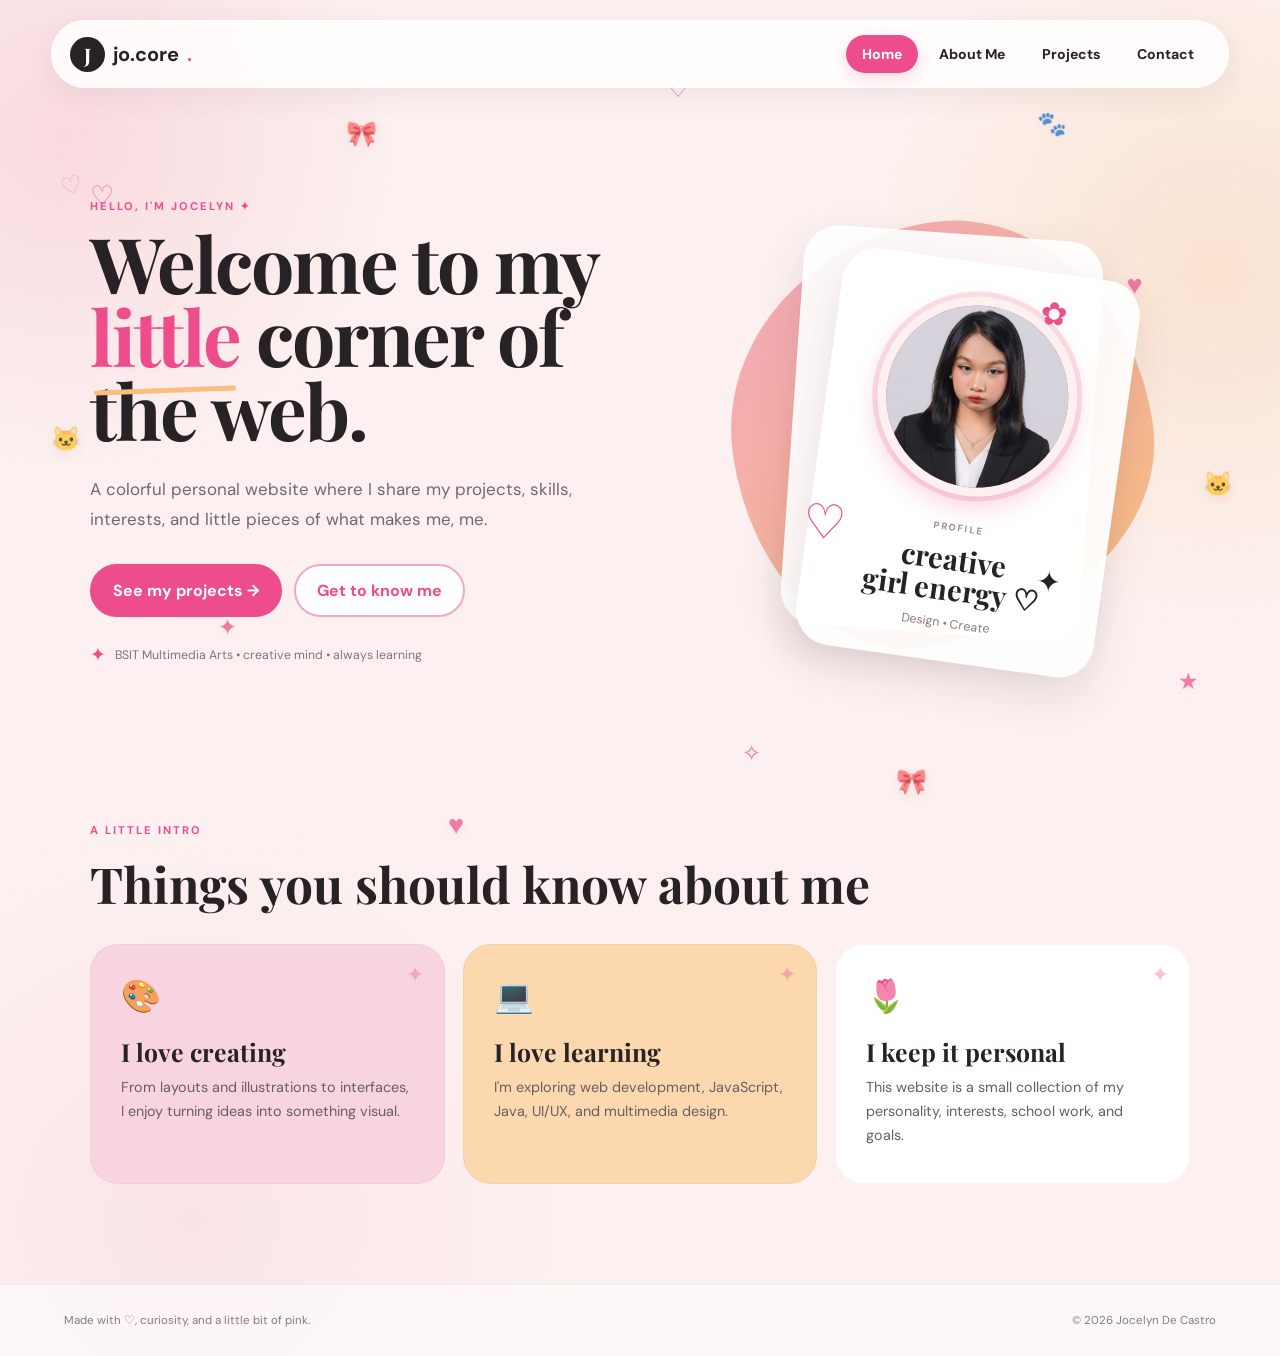
<file: index.html>
<!DOCTYPE html>
<html lang="en">

<head>
    <meta charset="UTF-8">
    <meta name="viewport" content="width=device-width, initial-scale=1.0">

    <title>Jocelyn De Castro | Home</title>

    <link rel="preconnect" href="https://fonts.googleapis.com">
    <link rel="preconnect" href="https://fonts.gstatic.com" crossorigin>

    <link href="https://fonts.googleapis.com/css2?family=DM+Sans:wght@400;500;700&family=Playfair+Display:wght@600;700&display=swap" rel="stylesheet">

    <link rel="stylesheet" href="style.css">
</head>

<body>
<!-- FLOATING CUTE DECORATIONS -->
<div class="floaties" aria-hidden="true">

    <span class="float-item heart">♡</span>
    <span class="float-item star">✦</span>
    <span class="float-item cat">🐱</span>
    <span class="float-item bow">🎀</span>
    <span class="float-item heart">♥</span>
    <span class="float-item star">★</span>
    <span class="float-item cat">🐾</span>
    <span class="float-item bow">🎀</span>
    <span class="float-item heart">♡</span>
    <span class="float-item star">✧</span>
    <span class="float-item cat">🐱</span>
    <span class="float-item heart">♥</span>

</div>

    <!-- NAVIGATION -->
    <header class="site-header">

        <a href="index.html" class="logo">
            <span class="logo-mark">J</span>
            jo.core<span>.</span>
        </a>

        <nav class="nav">

            <a href="index.html" class="active">
                Home
            </a>

            <a href="about.html">
                About Me
            </a>

            <a href="projects.html">
                Projects
            </a>

            <a href="contact.html">
                Contact
            </a>

        </nav>

        <button class="menu-btn">
            ☰
        </button>

    </header>


    <!-- MAIN CONTENT -->
    <main>

        <!-- HERO SECTION -->
        <section class="hero section">

            <div class="hero-copy">

                <p class="eyebrow">
                    HELLO, I'M JOCELYN ✦
                </p>

                <h1>
                    Welcome to my
                    <em>little</em>
                    corner of the web.
                </h1>

                <p class="hero-text">
                    A colorful personal website where I share my
                    projects, skills, interests, and little pieces
                    of what makes me, me.
                </p>


                <div class="hero-actions">

                    <a href="projects.html"
                       class="btn btn-primary">

                        See my projects →

                    </a>

                    <a href="about.html"
                       class="btn btn-soft">

                        Get to know me

                    </a>

                </div>


                <div class="mini-note">

                    <span class="sparkle">✦</span>

                    <span>
                        BSIT Multimedia Arts • creative mind • always learning
                    </span>

                </div>

            </div>


            <!-- PROFILE AREA -->
            <div class="profile-art">

                <div class="blob"></div>

                <div class="profile-card">

                    <div class="profile-card">

                     <div class="avatar">
                     <img src="1x1 Formall.jpg" alt="Jocelyn's profile picture">
                </div>

                    <span class="tiny-label">
                        PROFILE
                    </span>

                    <h2>
                        creative<br>
                        girl energy ♡
                    </h2>

                    <p>
                        Design • Create
                    </p>

                </div>


                <span class="sticker sticker-one">
                    ✿
                </span>

                <span class="sticker sticker-two">
                    ♡
                </span>

                <span class="sticker sticker-three">
                    ✦
                </span>

            </div>

        </section>


        <!-- INTRODUCTION -->
        <section class="quick-section section">

            <div class="section-heading">

                <p class="eyebrow">
                    A LITTLE INTRO
                </p>

                <h2>
                    Things you should know about me
                </h2>

            </div>


            <div class="quick-grid">


                <article class="quick-card pink">

                    <span class="icon">
                        🎨
                    </span>

                    <h3>
                        I love creating
                    </h3>

                    <p>
                        From layouts and illustrations to interfaces,
                        I enjoy turning ideas into something visual.
                    </p>

                </article>


                <article class="quick-card peach">

                    <span class="icon">
                        💻
                    </span>

                    <h3>
                        I love learning
                    </h3>

                    <p>
                        I'm exploring web development, JavaScript,
                        Java, UI/UX, and multimedia design.
                    </p>

                </article>


                <article class="quick-card cream">

                    <span class="icon">
                        🌷
                    </span>

                    <h3>
                        I keep it personal
                    </h3>

                    <p>
                        This website is a small collection of my
                        personality, interests, school work, and goals.
                    </p>

                </article>


            </div>

        </section>

    </main>


    <!-- FOOTER -->
    <footer>

        <p>
            Made with ♡, curiosity, and a little bit of pink.
        </p>

        <span>
            © 2026 Jocelyn De Castro
        </span>

    </footer>


    <script src="script.js"></script>

</body>

</html>
</file>
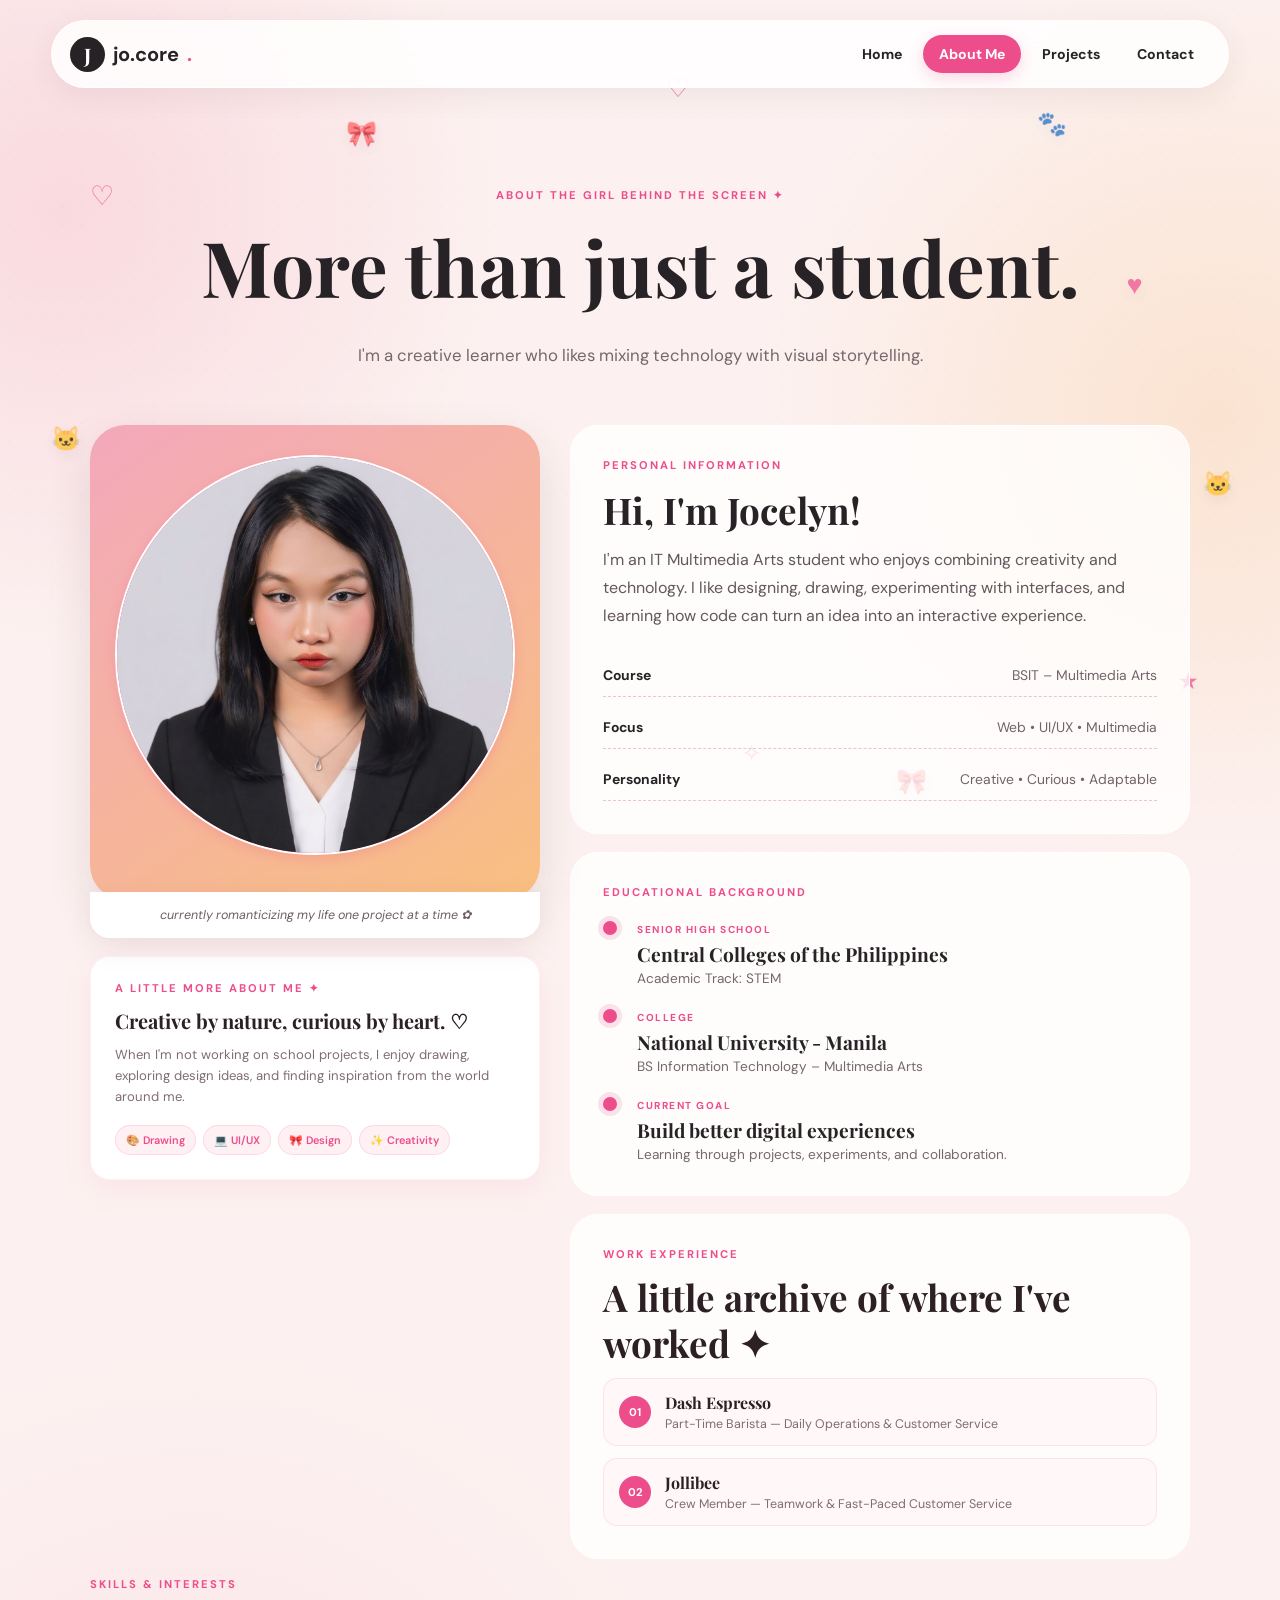
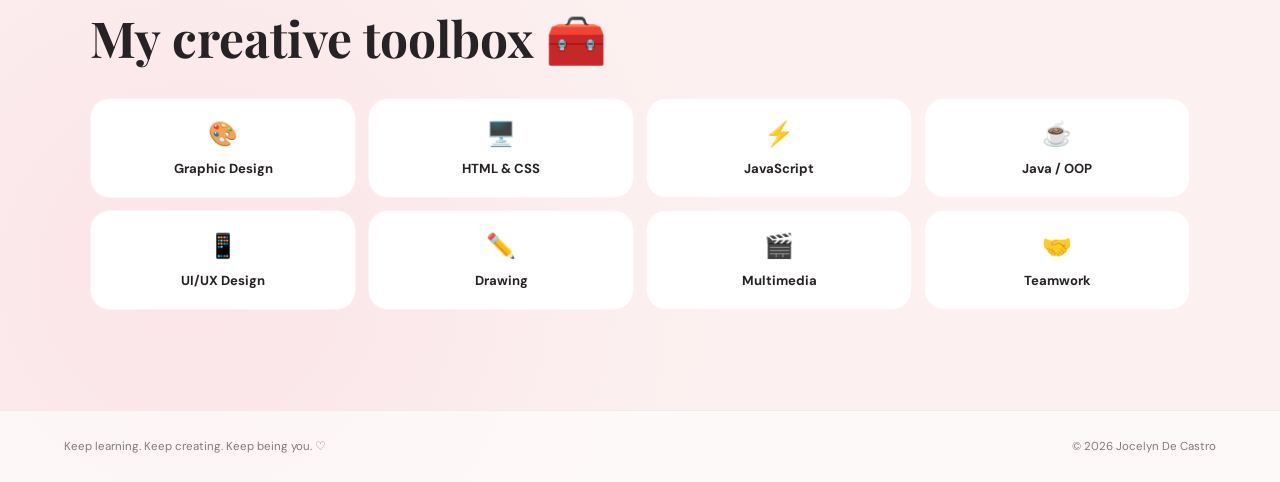
<file: about.html>
<!DOCTYPE html>
<html lang="en">

<head>

    <meta charset="UTF-8">
    <meta name="viewport" content="width=device-width, initial-scale=1.0">

    <title>About Me | Jocelyn</title>

    <link rel="preconnect" href="https://fonts.googleapis.com">
    <link rel="preconnect" href="https://fonts.gstatic.com" crossorigin>

    <link href="https://fonts.googleapis.com/css2?family=DM+Sans:wght@400;500;700&family=Playfair+Display:wght@600;700&display=swap" rel="stylesheet">

    <link rel="stylesheet" href="style.css">

</head>


<body>

    <!-- FLOATING CUTE DECORATIONS -->

    <div class="floaties" aria-hidden="true">

        <span class="float-item heart">♡</span>
        <span class="float-item star">✦</span>
        <span class="float-item cat">🐱</span>
        <span class="float-item bow">🎀</span>
        <span class="float-item heart">♥</span>
        <span class="float-item star">★</span>
        <span class="float-item cat">🐾</span>
        <span class="float-item bow">🎀</span>
        <span class="float-item heart">♡</span>
        <span class="float-item star">✧</span>
        <span class="float-item cat">🐱</span>
        <span class="float-item heart">♥</span>

    </div>


    <!-- NAVIGATION -->

    <header class="site-header">

        <a href="index.html" class="logo">

            <span class="logo-mark">
                J
            </span>

            jo.core<span>.</span>

        </a>


        <nav class="nav">

            <a href="index.html">
                Home
            </a>

            <a href="about.html" class="active">
                About Me
            </a>

            <a href="projects.html">
                Projects
            </a>

            <a href="contact.html">
                Contact
            </a>

        </nav>


        <button class="menu-btn">
            ☰
        </button>

    </header>



    <main>


        <!-- PAGE INTRO -->

        <section class="page-hero section">

            <p class="eyebrow">
                ABOUT THE GIRL BEHIND THE SCREEN ✦
            </p>

            <h1>
                More than just a student.
            </h1>

            <p>
                I'm a creative learner who likes mixing
                technology with visual storytelling.
            </p>

        </section>



        <!-- ABOUT INFORMATION -->

        <section class="about-layout section">


            <!-- ========================= -->
            <!-- LEFT COLUMN -->
            <!-- ========================= -->

            <div class="about-left">


                <!-- PROFILE PHOTO -->

                <div class="about-photo-card">

                    <div class="fake-photo">

                        <div class="avatar big">

                            <img
                                src="1x1 Formall.jpg"
                                alt="Jocelyn's profile picture"
                            >

                        </div>

                    </div>


                    <div class="photo-caption">

                        currently romanticizing my life
                        one project at a time ✿

                    </div>

                </div>



                <!-- LITTLE ABOUT ME CARD -->

                <div class="about-mini-card">

                    <p class="eyebrow">
                        A LITTLE MORE ABOUT ME ✦
                    </p>


                    <h3>
                        Creative by nature, curious by heart. ♡
                    </h3>


                    <p>
                        When I'm not working on school projects,
                        I enjoy drawing, exploring design ideas,
                        and finding inspiration from the world
                        around me.
                    </p>


                    <div class="interest-tags">

                        <span>
                            🎨 Drawing
                        </span>

                        <span>
                            💻 UI/UX
                        </span>

                        <span>
                            🎀 Design
                        </span>

                        <span>
                            ✨ Creativity
                        </span>

                    </div>

                </div>

            </div>



            <!-- ========================= -->
            <!-- RIGHT COLUMN -->
            <!-- ========================= -->

            <div class="about-info">


                <!-- PERSONAL INFORMATION -->

                <div class="info-block">

                    <p class="eyebrow">
                        PERSONAL INFORMATION
                    </p>


                    <h2>
                        Hi, I'm Jocelyn!
                    </h2>


                    <p>
                        I'm an IT Multimedia Arts student who enjoys
                        combining creativity and technology.

                        I like designing, drawing, experimenting
                        with interfaces, and learning how code can
                        turn an idea into an interactive experience.
                    </p>


                    <div class="fact-list">


                        <div>

                            <strong>
                                Course
                            </strong>

                            <span>
                                BSIT – Multimedia Arts
                            </span>

                        </div>


                        <div>

                            <strong>
                                Focus
                            </strong>

                            <span>
                                Web • UI/UX • Multimedia
                            </span>

                        </div>


                        <div>

                            <strong>
                                Personality
                            </strong>

                            <span>
                                Creative • Curious • Adaptable
                            </span>

                        </div>


                    </div>

                </div>



                <!-- ========================= -->
                <!-- EDUCATIONAL BACKGROUND -->
                <!-- ========================= -->

                <div class="info-block">

                    <p class="eyebrow">
                        EDUCATIONAL BACKGROUND
                    </p>


                    <div class="timeline">


                        <!-- SENIOR HIGH SCHOOL -->

                        <div class="timeline-item">

                            <span class="dot"></span>


                            <div>

                                <small>
                                    SENIOR HIGH SCHOOL
                                </small>


                                <h3>
                                    Central Colleges of the Philippines
                                </h3>


                                <p>
                                    Academic Track: STEM
                                </p>

                            </div>

                        </div>



                        <!-- COLLEGE -->

                        <div class="timeline-item">

                            <span class="dot"></span>


                            <div>

                                <small>
                                    COLLEGE
                                </small>


                                <h3>
                                    National University - Manila
                                </h3>


                                <p>
                                    BS Information Technology –
                                    Multimedia Arts
                                </p>

                            </div>

                        </div>



                        <!-- CURRENT GOAL -->

                        <div class="timeline-item">

                            <span class="dot"></span>


                            <div>

                                <small>
                                    CURRENT GOAL
                                </small>


                                <h3>
                                    Build better digital experiences
                                </h3>


                                <p>
                                    Learning through projects,
                                    experiments, and collaboration.
                                </p>

                            </div>

                        </div>


                    </div>

                </div>



 <div class="info-block previous-works-card">
    <p class="eyebrow">WORK EXPERIENCE</p>
    <h2>A little archive of where I've worked ✦</h2>

    <div class="previous-works-list">
        <div class="work-item">
            <span class="work-number">01</span>
            <div>
                <h3>Dash Espresso</h3>
                <p>Part-Time Barista — Daily Operations & Customer Service</p>
            </div>
        </div>

        <div class="work-item">
            <span class="work-number">02</span>
            <div>
                <h3>Jollibee</h3>
                <p>Crew Member — Teamwork & Fast-Paced Customer Service</p>
            </div>
        </div>
    </div>
</div>


                    </div>

                </div>


            </div>

        </section>



        <!-- ========================= -->
        <!-- SKILLS -->
        <!-- ========================= -->

        <section class="skills-section section">


            <div class="section-heading">

                <p class="eyebrow">
                    SKILLS & INTERESTS
                </p>


                <h2>
                    My creative toolbox 🧰
                </h2>

            </div>


            <div
                id="skillsGrid"
                class="skills-grid">
            </div>


        </section>


    </main>



    <!-- FOOTER -->

    <footer>

        <p>
            Keep learning. Keep creating. Keep being you. ♡
        </p>


        <span>
            © 2026 Jocelyn De Castro 
        </span>

    </footer>


    <script src="script.js"></script>

</body>

</html>
</file>
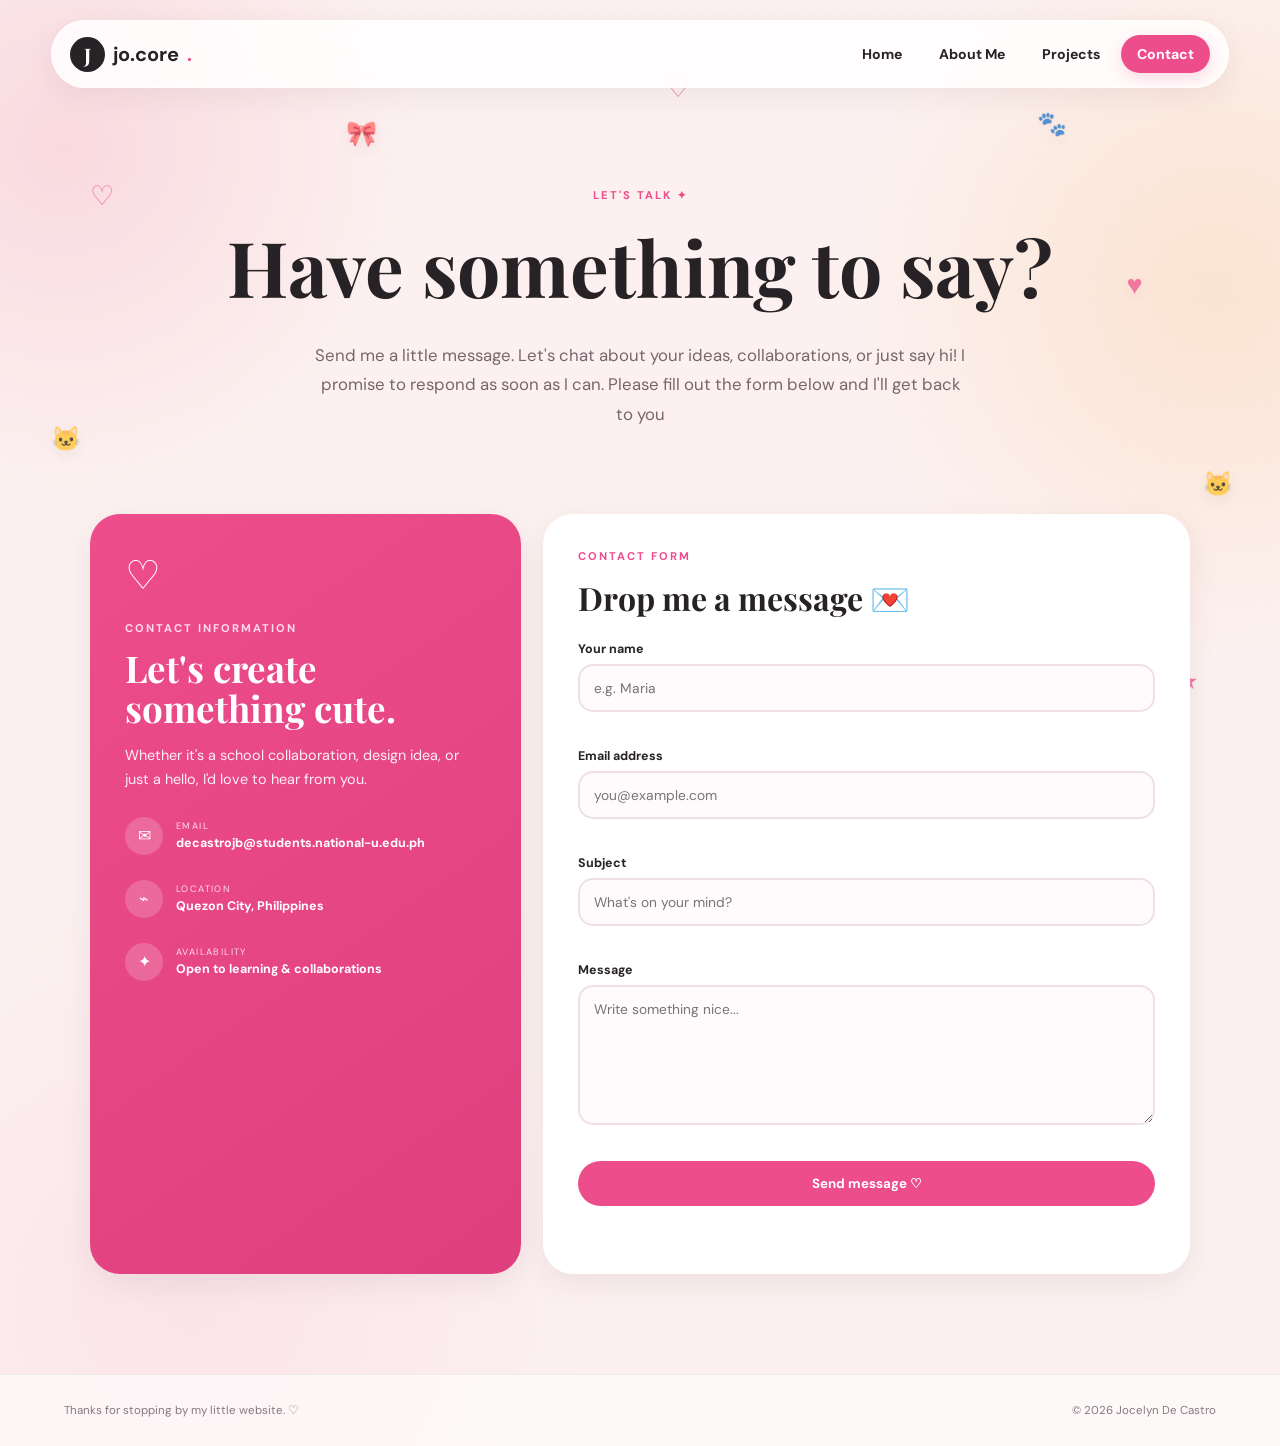
<file: contact.html>
<!DOCTYPE html>
<html lang="en">

<head>

    <meta charset="UTF-8">
    <meta name="viewport"
          content="width=device-width, initial-scale=1.0">

    <title>Contact | Jocelyn</title>


    <link rel="preconnect"
          href="https://fonts.googleapis.com">

    <link rel="preconnect"
          href="https://fonts.gstatic.com"
          crossorigin>

    <link href="https://fonts.googleapis.com/css2?family=DM+Sans:wght@400;500;700&family=Playfair+Display:wght@600;700&display=swap"
          rel="stylesheet">


    <link rel="stylesheet"
          href="style.css">

</head>



<body>

<!-- FLOATING CUTE DECORATIONS -->
<div class="floaties" aria-hidden="true">

    <span class="float-item heart">♡</span>
    <span class="float-item star">✦</span>
    <span class="float-item cat">🐱</span>
    <span class="float-item bow">🎀</span>
    <span class="float-item heart">♥</span>
    <span class="float-item star">★</span>
    <span class="float-item cat">🐾</span>
    <span class="float-item bow">🎀</span>
    <span class="float-item heart">♡</span>
    <span class="float-item star">✧</span>
    <span class="float-item cat">🐱</span>
    <span class="float-item heart">♥</span>

</div>



    <!-- NAVIGATION -->

    <header class="site-header">

        <a href="index.html"
           class="logo">

            <span class="logo-mark">
                J
            </span>

            jo.core<span>.</span>

        </a>


        <nav class="nav">

            <a href="index.html">
                Home
            </a>

            <a href="about.html">
                About Me
            </a>

            <a href="projects.html">
                Projects
            </a>

            <a href="contact.html"
               class="active">

                Contact

            </a>

        </nav>


        <button class="menu-btn">
            ☰
        </button>

    </header>



    <main>


        <!-- PAGE INTRO -->

        <section class="page-hero section">

            <p class="eyebrow">
                LET'S TALK ✦
            </p>

            <h1>
                Have something to say?
            </h1>

            <p>
                Send me a little message.
                Let's chat about your ideas, collaborations, or just say hi! I promise to respond as soon as I can. 
                Please fill out the form below and I'll get back to you
                
            </p>

        </section>



        <!-- CONTACT -->

        <section class="contact-layout section">


            <!-- CONTACT INFORMATION -->

            <aside class="contact-card">

                <div class="contact-icon">
                    ♡
                </div>


                <p class="eyebrow">
                    CONTACT INFORMATION
                </p>


                <h2>
                    Let's create something cute.
                </h2>


                <p>

                    Whether it's a school collaboration,
                    design idea, or just a hello,
                    I'd love to hear from you.

                </p>



                <div class="contact-detail">

                    <span>
                        ✉
                    </span>

                    <div>

                        <small>
                            EMAIL
                        </small>

                        <strong>
                            decastrojb@students.national-u.edu.ph
                        </strong>

                    </div>

                </div>



                <div class="contact-detail">

                    <span>
                        ⌁
                    </span>

                    <div>

                        <small>
                            LOCATION
                        </small>

                        <strong>
                            Quezon City, Philippines
                        </strong>

                    </div>

                </div>



                <div class="contact-detail">

                    <span>
                        ✦
                    </span>

                    <div>

                        <small>
                            AVAILABILITY
                        </small>

                        <strong>
                            Open to learning & collaborations
                        </strong>

                    </div>

                </div>


            </aside>



            <!-- FORM -->

            <form id="contactForm"
                  class="contact-form"
                  novalidate>


                <div class="form-title">

                    <p class="eyebrow">
                        CONTACT FORM
                    </p>

                    <h2>
                        Drop me a message 💌
                    </h2>

                </div>



                <!-- NAME -->

                <label for="name">
                    Your name
                </label>

                <input
                    id="name"
                    name="name"
                    type="text"
                    placeholder="e.g. Maria"
                >

                <small class="error"
                       id="nameError">
                </small>



                <!-- EMAIL -->

                <label for="email">
                    Email address
                </label>

                <input
                    id="email"
                    name="email"
                    type="email"
                    placeholder="you@example.com"
                >

                <small class="error"
                       id="emailError">
                </small>



                <!-- SUBJECT -->

                <label for="subject">
                    Subject
                </label>

                <input
                    id="subject"
                    name="subject"
                    type="text"
                    placeholder="What's on your mind?"
                >

                <small class="error"
                       id="subjectError">
                </small>



                <!-- MESSAGE -->

                <label for="message">
                    Message
                </label>

                <textarea
                    id="message"
                    name="message"
                    rows="6"
                    placeholder="Write something nice..."
                ></textarea>

                <small class="error"
                       id="messageError">
                </small>



                <button
                    class="btn btn-primary submit-btn"
                    type="submit">

                    Send message ♡

                </button>


                <p id="formStatus"
                   class="form-status">

                </p>


            </form>


        </section>


    </main>



    <footer>

        <p>
            Thanks for stopping by my little website. ♡
        </p>

        <span>
            © 2026 Jocelyn De Castro
        </span>

    </footer>



    <script src="script.js"></script>

</body>

</html>
</file>
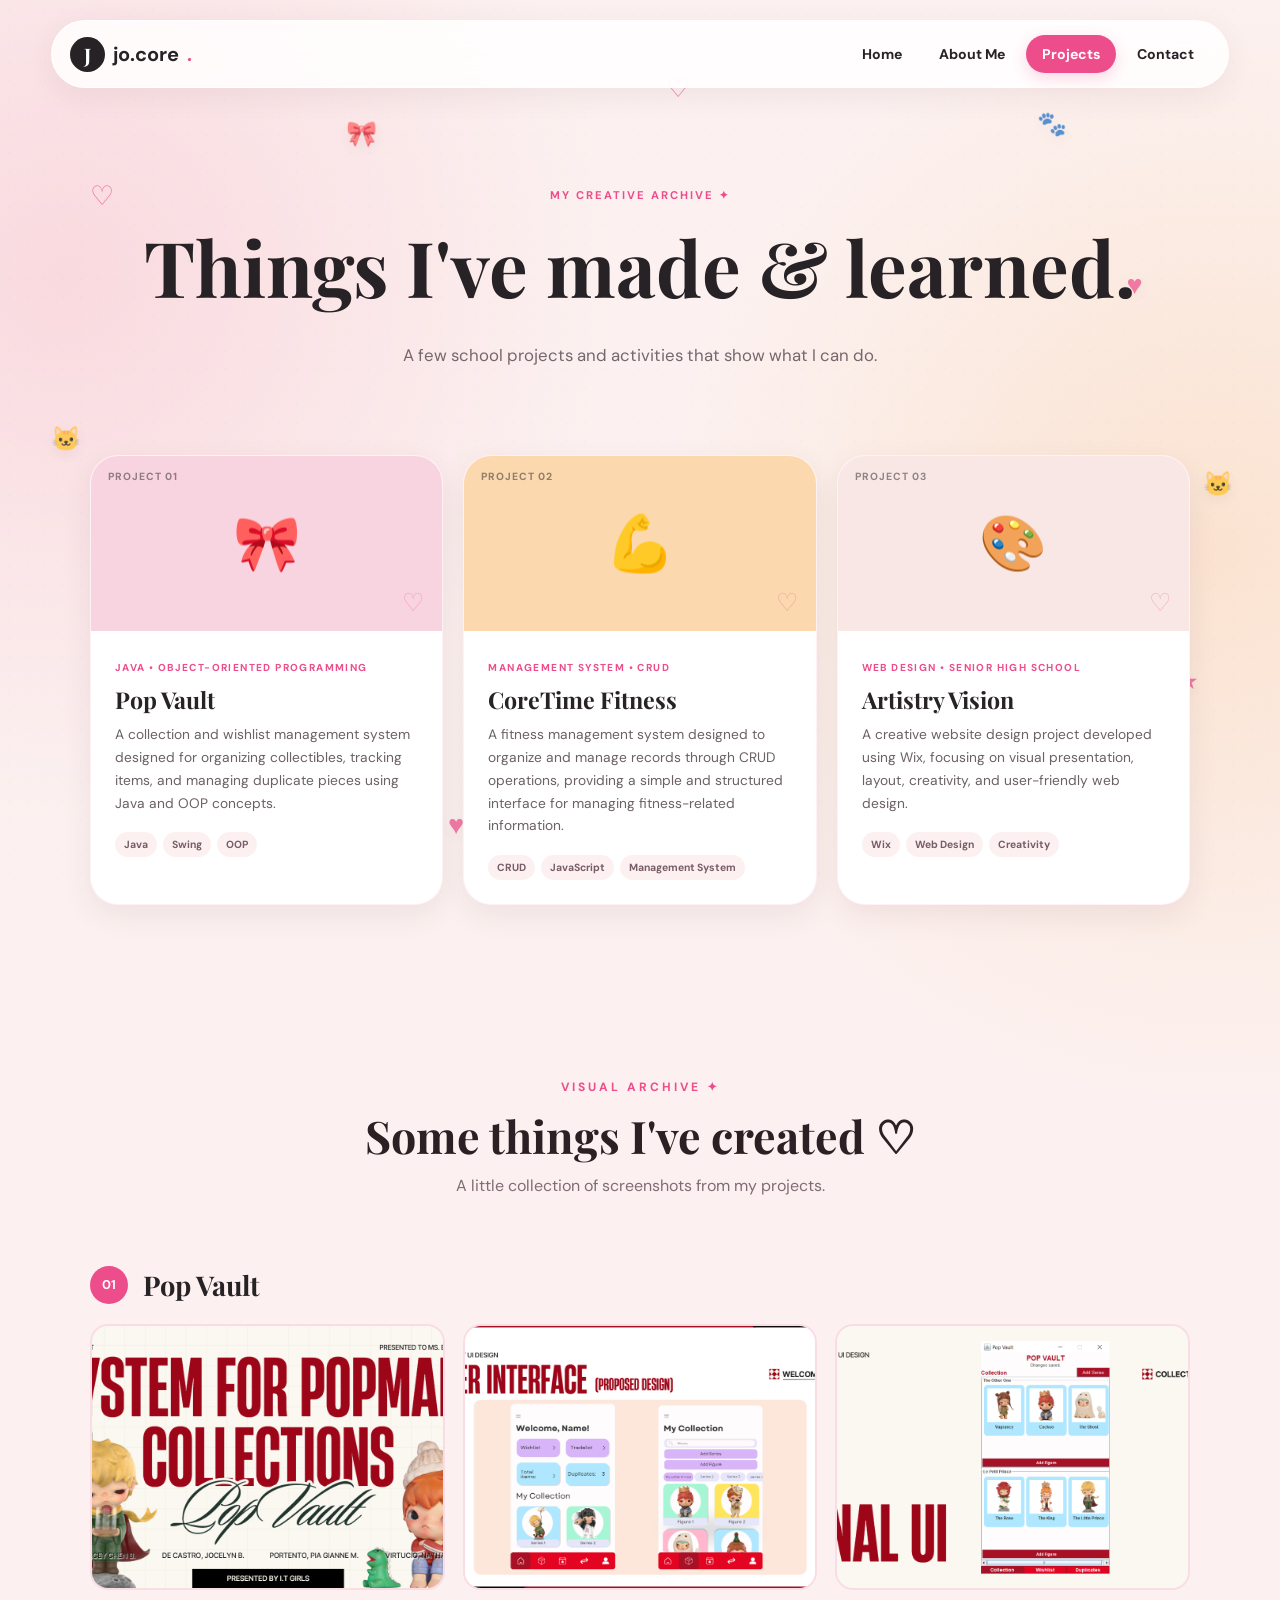
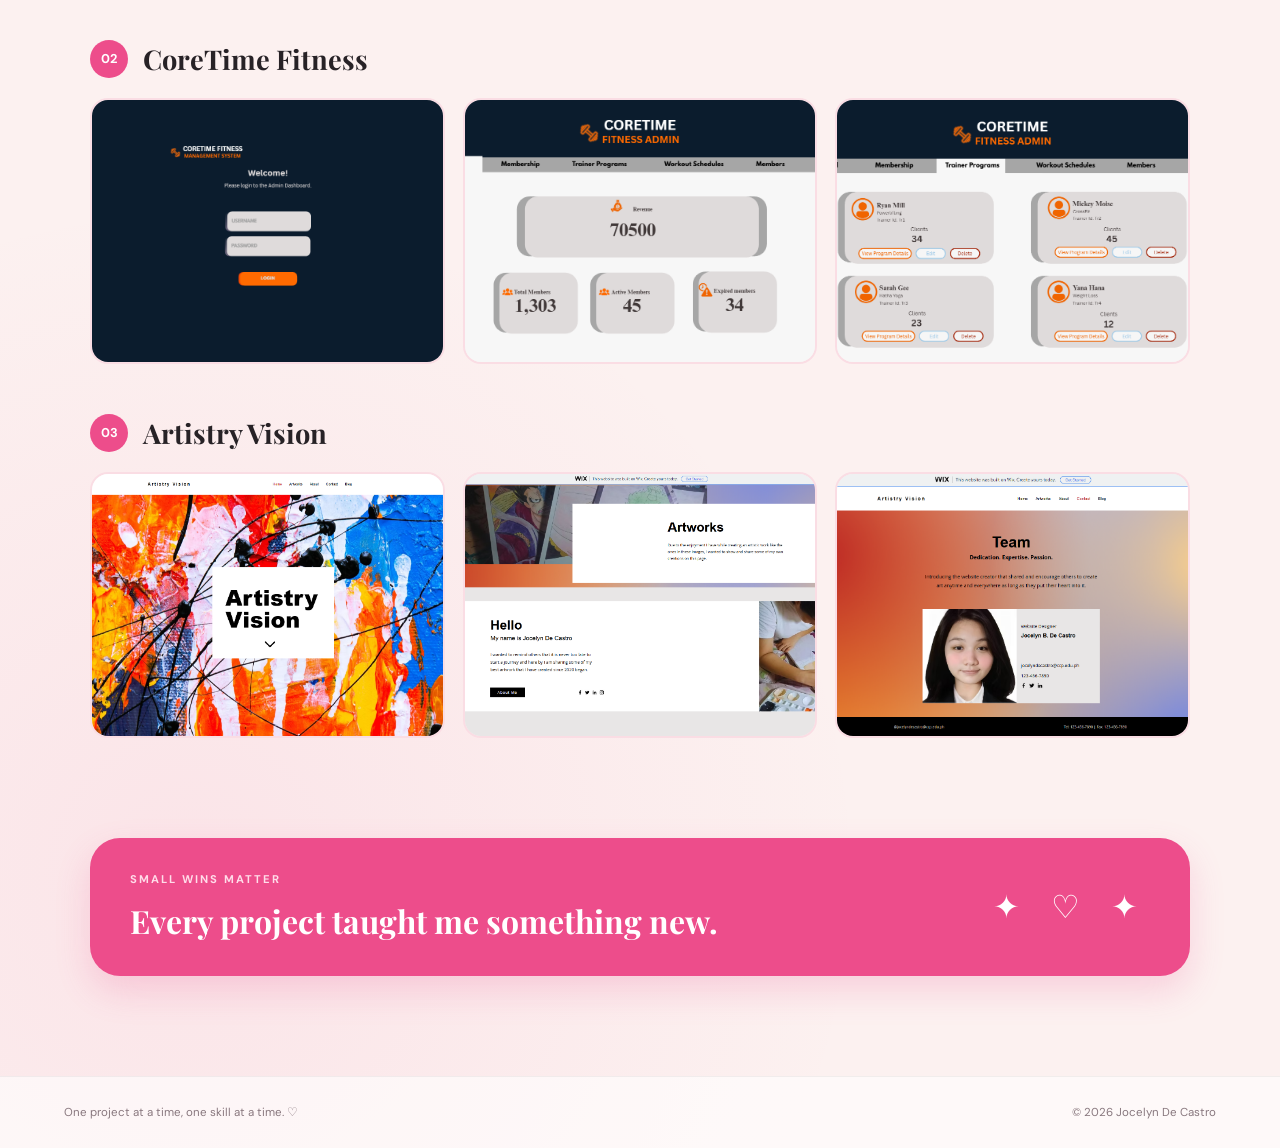
<file: projects.html>
<!DOCTYPE html>
<html lang="en">

<head>

    <meta charset="UTF-8">
    <meta name="viewport" content="width=device-width, initial-scale=1.0">

    <title>Projects | Jocelyn</title>

    <link rel="preconnect" href="https://fonts.googleapis.com">
    <link rel="preconnect" href="https://fonts.gstatic.com" crossorigin>

    <link href="https://fonts.googleapis.com/css2?family=DM+Sans:wght@400;500;700&family=Playfair+Display:wght@600;700&display=swap" rel="stylesheet">

    <link rel="stylesheet" href="style.css">

</head>


<body>

<!-- FLOATING CUTE DECORATIONS -->
<div class="floaties" aria-hidden="true">

    <span class="float-item heart">♡</span>
    <span class="float-item star">✦</span>
    <span class="float-item cat">🐱</span>
    <span class="float-item bow">🎀</span>
    <span class="float-item heart">♥</span>
    <span class="float-item star">★</span>
    <span class="float-item cat">🐾</span>
    <span class="float-item bow">🎀</span>
    <span class="float-item heart">♡</span>
    <span class="float-item star">✧</span>
    <span class="float-item cat">🐱</span>
    <span class="float-item heart">♥</span>

</div>



    <!-- NAVIGATION -->

    <header class="site-header">

        <a href="index.html" class="logo">

            <span class="logo-mark">
                J
            </span>

            jo.core<span>.</span>

        </a>


        <nav class="nav">

            <a href="index.html">
                Home
            </a>

            <a href="about.html">
                About Me
            </a>

            <a href="projects.html"
               class="active">

                Projects

            </a>

            <a href="contact.html">
                Contact
            </a>

        </nav>


        <button class="menu-btn">
            ☰
        </button>

    </header>



    <main>


        <!-- PAGE INTRO -->

        <section class="page-hero section">

            <p class="eyebrow">
                MY CREATIVE ARCHIVE ✦
            </p>

            <h1>
                Things I've made & learned.
            </h1>

            <p>
                A few school projects and activities that
                show what I can do.
            </p>

        </section>



        <!-- PROJECT CARDS -->

        <section class="projects section">

            <div id="projectGrid"
                 class="project-grid">

            </div>

        </section>

<!-- PROJECT IMAGE ARCHIVE -->
<section class="project-image-archive">

    <div class="archive-heading">
        <span>VISUAL ARCHIVE ✦</span>
        <h2>Some things I've created ♡</h2>
        <p>A little collection of screenshots from my projects.</p>
    </div>

    <!-- POP VAULT -->
    <div class="archive-project">
        <div class="archive-title">
            <span>01</span>
            <h3>Pop Vault</h3>
        </div>

 <div class="archive-grid">

    <div class="archive-image">
        <img src="popvault-1.png" alt="Pop Vault screenshot 1">
    </div>

    <div class="archive-image">
        <img src="popvault-2.png" alt="Pop Vault screenshot 2">
    </div>

    <div class="archive-image">
        <img src="popvault-3.png" alt="Pop Vault screenshot 3">
    </div>

</div>


    <!-- CORETIME FITNESS -->
    <div class="archive-project">
        <div class="archive-title">
            <span>02</span>
            <h3>CoreTime Fitness</h3>
        </div>

        <div class="archive-grid">

            <div class="archive-image">
                <img src="coretime-1.png" alt="CoreTime Fitness screenshot 1">
            </div>

            <div class="archive-image">
                <img src="coretime-2.png" alt="CoreTime Fitness screenshot 2">
            </div>

            <div class="archive-image">
                <img src="coretime-3.png" alt="CoreTime Fitness screenshot 3">
            </div>

        </div>
    </div>


    <!-- ARTISTRY VISION -->
    <div class="archive-project">
        <div class="archive-title">
            <span>03</span>
            <h3>Artistry Vision</h3>
        </div>

        <div class="archive-grid">

            <div class="archive-image">
                <img src="artistry-1.png" alt="Artistry Vision screenshot 1">
            </div>

            <div class="archive-image">
                <img src="artistry-2.png" alt="Artistry Vision screenshot 2">
            </div>

            <div class="archive-image">
                <img src="artistry-3.png" alt="Artistry Vision screenshot 3">
            </div>

        </div>
    </div>

</section>

        <!-- ACHIEVEMENT -->

        <section class="achievement-banner section">

            <div>

                <p class="eyebrow">
                    SMALL WINS MATTER
                </p>

                <h2>
                    Every project taught me something new.
                </h2>

            </div>


            <div class="achievement-stars">
                ✦ ♡ ✦
            </div>

        </section>


    </main>



    <footer>

        <p>
            One project at a time, one skill at a time. ♡
        </p>

        <span>
            © 2026 Jocelyn De Castro
        </span>

    </footer>


    <script src="script.js"></script>

</body>

</html>
</file>
<file: style.css>
/* =========================================================
   JOCO PERSONAL WEBSITE
   CUTE FLOATING SCRAPBOOK EDITION 🎀
   ========================================================= */


/* =========================================================
   COLOR PALETTE
   ========================================================= */

:root {

    --pink: #ED4D8B;

    --soft-pink: #F3A8BB;

    --cream: #FCF1F0;

    --peach: #F8BF80;

    --ink: #272226;

    --muted: #76666d;

    --white: #ffffff;

    --light-pink: #fbe0e9;

    --shadow:
        0 18px 45px rgba(74, 38, 52, 0.12);

    --soft-shadow:
        0 10px 30px rgba(74, 38, 52, 0.08);

    --radius: 28px;
}


/* =========================================================
   RESET
   ========================================================= */

* {

    box-sizing: border-box;

    margin: 0;

    padding: 0;

}


html {

    scroll-behavior: smooth;

}


body {

    min-height: 100vh;

    font-family: "DM Sans", sans-serif;

    color: var(--ink);

    overflow-x: hidden;

    background:

        radial-gradient(
            circle at 5% 10%,
            rgba(243, 168, 187, .32),
            transparent 20%
        ),

        radial-gradient(
            circle at 95% 20%,
            rgba(248, 191, 128, .28),
            transparent 22%
        ),

        radial-gradient(
            circle at 15% 90%,
            rgba(237, 77, 139, .08),
            transparent 25%
        ),

        var(--cream);

}


/* subtle paper texture */

body::before {

    content: "";

    position: fixed;

    inset: 0;

    pointer-events: none;

    z-index: 0;

    opacity: .35;

    background-image:

        radial-gradient(
            rgba(39,34,38,.035) 1px,
            transparent 1px
        );

    background-size: 18px 18px;

}


a {

    color: inherit;

    text-decoration: none;

}


main,
footer,
.site-header {

    position: relative;

    z-index: 2;

}


/* =========================================================
   🎀 FLOATING DECORATIONS
   ========================================================= */

.floaties {

    position: fixed;

    inset: 0;

    overflow: hidden;

    pointer-events: none;

    z-index: 1;

}


.float-item {

    position: absolute;

    display: block;

    user-select: none;

    opacity: .72;

    filter:
        drop-shadow(
            0 5px 7px
            rgba(74,38,52,.08)
        );

    animation:
        floatAround
        var(--duration)
        ease-in-out
        infinite;

}


/* HEARTS */

.float-item.heart {

    color: var(--pink);

    font-family:
        "Times New Roman",
        serif;

    font-size: 27px;

}


/* STARS */

.float-item.star {

    color: var(--pink);

    font-size: 23px;

}


/* BOWS */

.float-item.bow {

    font-size: 25px;

}


/* CATS */

.float-item.cat {

    font-size: 24px;

}


/* ---------------------------------------------------------
   INDIVIDUAL POSITIONS
   --------------------------------------------------------- */

.float-item:nth-child(1) {

    left: 7%;

    top: 20%;

    --duration: 6s;

    animation-delay: -1s;

}


.float-item:nth-child(2) {

    left: 17%;

    top: 68%;

    --duration: 8s;

    animation-delay: -3s;

}


.float-item:nth-child(3) {

    left: 4%;

    top: 47%;

    --duration: 7s;

    animation-delay: -4s;

}


.float-item:nth-child(4) {

    left: 27%;

    top: 13%;

    --duration: 9s;

    animation-delay: -6s;

}


.float-item:nth-child(5) {

    left: 88%;

    top: 30%;

    --duration: 7s;

    animation-delay: -2s;

}


.float-item:nth-child(6) {

    left: 92%;

    top: 74%;

    --duration: 10s;

    animation-delay: -7s;

}


.float-item:nth-child(7) {

    left: 81%;

    top: 12%;

    --duration: 8s;

    animation-delay: -5s;

}


.float-item:nth-child(8) {

    left: 70%;

    top: 85%;

    --duration: 7s;

    animation-delay: -3s;

}


.float-item:nth-child(9) {

    left: 52%;

    top: 8%;

    --duration: 9s;

    animation-delay: -4s;

}


.float-item:nth-child(10) {

    left: 58%;

    top: 82%;

    --duration: 6s;

    animation-delay: -2s;

}


.float-item:nth-child(11) {

    left: 94%;

    top: 52%;

    --duration: 8s;

    animation-delay: -5s;

}


.float-item:nth-child(12) {

    left: 35%;

    top: 90%;

    --duration: 7s;

    animation-delay: -1s;

}


/* FLOATING ANIMATION */

@keyframes floatAround {

    0% {

        transform:
            translate(0, 0)
            rotate(-8deg)
            scale(1);

    }

    25% {

        transform:
            translate(10px, -18px)
            rotate(7deg)
            scale(1.05);

    }

    50% {

        transform:
            translate(-8px, -30px)
            rotate(-4deg)
            scale(.95);

    }

    75% {

        transform:
            translate(14px, -12px)
            rotate(8deg)
            scale(1.04);

    }

    100% {

        transform:
            translate(0, 0)
            rotate(-8deg)
            scale(1);

    }

}


/* =========================================================
   HEADER
   ========================================================= */

.site-header {

    width: min(1180px, 92%);

    margin:
        20px auto 0;

    padding:
        14px 18px;

    display: flex;

    align-items: center;

    justify-content: space-between;

    z-index: 10;

    background:
        rgba(255,255,255,.84);

    border:
        1px solid
        rgba(255,255,255,.95);

    backdrop-filter:
        blur(15px);

    border-radius: 999px;

    box-shadow:
        0 8px 30px
        rgba(74,38,52,.07);

}


/* LOGO */

.logo {

    display: flex;

    align-items: center;

    gap: 8px;

    font-size: 1.25rem;

    font-weight: 700;

}


.logo > span:last-child {

    color: var(--pink);

}


.logo-mark {

    width: 35px;

    height: 35px;

    display: grid;

    place-items: center;

    border-radius: 50%;

    background: var(--ink);

    color: white;

    font-family:
        "Playfair Display",
        serif;

}


/* NAVIGATION */

.nav {

    display: flex;

    align-items: center;

    gap: 5px;

}


.nav a {

    padding:
        10px 16px;

    border-radius: 999px;

    font-size: .88rem;

    font-weight: 700;

    transition:
        .25s ease;

}


.nav a:hover {

    color: var(--pink);

    background:
        var(--light-pink);

    transform:
        translateY(-2px);

}


.nav a.active {

    color: white;

    background:
        var(--pink);

    box-shadow:
        0 5px 15px
        rgba(237,77,139,.22);

}


/* MENU */

.menu-btn {

    display: none;

    border: none;

    width: 40px;

    height: 40px;

    border-radius: 50%;

    background: var(--pink);

    color: white;

    cursor: pointer;

}


/* =========================================================
   SECTIONS
   ========================================================= */

.section {

    width: min(1100px, 90%);

    margin-inline: auto;

}


.eyebrow {

    margin-bottom: 13px;

    color: var(--pink);

    font-size: .7rem;

    font-weight: 700;

    letter-spacing: 2px;

}


h1,
h2,
h3 {

    font-family:
        "Playfair Display",
        serif;

}


/* =========================================================
   HOME HERO
   ========================================================= */

.hero {

    min-height: 680px;

    display: grid;

    grid-template-columns:
        1.05fr .95fr;

    align-items: center;

    gap: 55px;

    padding:
        65px 0 55px;

}


.hero-copy {

    position: relative;

}


.hero-copy::before {

    content: "♡";

    position: absolute;

    top: -30px;

    left: -30px;

    color: var(--soft-pink);

    font-size: 25px;

    transform: rotate(-15deg);

}


.hero h1 {

    max-width: 720px;

    font-size:
        clamp(3rem, 6vw, 5.5rem);

    line-height: .96;

    letter-spacing: -2px;

}


.hero h1 em {

    color: var(--pink);

    font-style: normal;

    position: relative;

}


/* cute underline */

.hero h1 em::after {

    content: "";

    position: absolute;

    left: 4px;

    right: 4px;

    bottom: -7px;

    height: 5px;

    border-radius: 99px;

    background:
        var(--peach);

    transform:
        rotate(-2deg);

}


.hero-text {

    max-width: 630px;

    margin-top: 28px;

    color: var(--muted);

    font-size: 1.06rem;

    line-height: 1.75;

}


/* =========================================================
   BUTTONS
   ========================================================= */

.hero-actions {

    display: flex;

    flex-wrap: wrap;

    gap: 12px;

    margin-top: 30px;

}


.btn {

    display: inline-flex;

    align-items: center;

    justify-content: center;

    padding:
        14px 21px;

    border-radius: 999px;

    border:
        2px solid transparent;

    font-family: inherit;

    font-weight: 700;

    cursor: pointer;

    transition: .25s ease;

}


.btn:hover {

    transform:
        translateY(-4px);

    box-shadow:
        0 12px 24px
        rgba(237,77,139,.18);

}


.btn-primary {

    background: var(--pink);

    color: white;

}


.btn-soft {

    background: white;

    color: var(--pink);

    border-color:
        var(--soft-pink);

}


/* =========================================================
   MINI NOTE
   ========================================================= */

.mini-note {

    display: flex;

    align-items: center;

    gap: 9px;

    margin-top: 25px;

    color: #84737b;

    font-size: .77rem;

}


.sparkle {

    color: var(--pink);

    font-size: 1.2rem;

}


/* =========================================================
   PROFILE AREA
   ========================================================= */

.profile-art {

    min-height: 500px;

    position: relative;

    display: grid;

    place-items: center;

}


/* BIG BACKGROUND BLOB */

.blob {

    position: absolute;

    width: 420px;

    height: 420px;

    border-radius:
        55% 45% 62% 38% /
        48% 55% 45% 52%;

    background:
        linear-gradient(
            145deg,
            var(--soft-pink),
            var(--peach)
        );

    transform:
        rotate(-8deg);

    animation:
        blobFloat
        6s
        ease-in-out
        infinite;

}


@keyframes blobFloat {

    0%,
    100% {

        transform:
            rotate(-8deg)
            translateY(0);

    }

    50% {

        transform:
            rotate(-3deg)
            translateY(-15px);

    }

}


/* PROFILE CARD */

.profile-card {

    position: relative;

    z-index: 2;

    width: 300px;

    height: 400px;

    padding: 28px;

    text-align: center;

    background:
        rgba(255,255,255,.93);

    border-radius: 35px;

    box-shadow: var(--shadow);

    transform:
        rotate(4deg);

    transition: .35s ease;

}


.profile-card:hover {

    transform:
        rotate(1deg)
        translateY(-8px);

}


/* AVATAR */

.avatar {
    width: 200px;
    height: 200px;
    margin: 5px auto 20px;

    position: relative;

    border: 9px solid var(--cream);
    border-radius: 50%;

    background: var(--pink);

    overflow: hidden;

    box-shadow:
        0 10px 25px
        rgba(237, 77, 139, .25),
        0 0 0 5px rgba(243, 168, 187, .35);

    transition: .3s ease;
}

.avatar:hover {
    transform: scale(1.06) rotate(-3deg);

    box-shadow:
        0 14px 30px
        rgba(237, 77, 139, .3),
        0 0 0 7px rgba(243, 168, 187, .4);
}

.avatar img {
    width: 100%;
    height: 100%;

    object-fit: cover;

    display: block;
}


.avatar.big {

    width: 200px;

    height: 200px;

    font-size: 5rem;

}


.tiny-label {

    font-size: .6rem;

    color: #9d8c93;

    font-weight: 700;

    letter-spacing: 2px;

}


.profile-card h2 {

    margin-top: 8px;

    font-size: 1.8rem;

    line-height: 1.05;

}


.profile-card p {

    margin-top: 12px;

    color: #8b7880;

    font-size: .77rem;

}


/* PROFILE STICKERS */

.sticker {

    position: absolute;

    z-index: 4;

    animation:
        bob
        3s
        ease-in-out
        infinite;

}


.sticker-one {

    top: 13%;

    right: 11%;

    color: var(--pink);

    font-size: 2rem;

}


.sticker-two {

    bottom: 18%;

    left: 6%;

    color: var(--pink);

    font-size: 3rem;

    animation-delay: -.8s;

}


.sticker-three {

    bottom: 10%;

    right: 7%;

    font-size: 1.8rem;

    animation-delay: -1.5s;

}


@keyframes bob {

    0%,
    100% {

        transform:
            translateY(0)
            rotate(0);

    }

    50% {

        transform:
            translateY(-12px)
            rotate(8deg);

    }

}


/* =========================================================
   INTRO CARDS
   ========================================================= */

.quick-section {

    padding:
        55px 0 100px;

}


.section-heading {

    margin-bottom: 28px;

}


.section-heading h2 {

    font-size:
        clamp(2rem, 4vw, 3.1rem);

}


.quick-grid {

    display: grid;

    grid-template-columns:
        repeat(3, 1fr);

    gap: 18px;

}


.quick-card {

    min-height: 240px;

    padding: 30px;

    border-radius: var(--radius);

    border:
        1px solid
        rgba(39,34,38,.04);

    transition: .3s ease;

    position: relative;

    overflow: hidden;

}


/* little sticker corner */

.quick-card::after {

    content: "✦";

    position: absolute;

    right: 20px;

    top: 15px;

    color:
        rgba(237,77,139,.35);

    font-size: 22px;

}


.quick-card:hover {

    transform:
        translateY(-8px)
        rotate(-1deg);

    box-shadow:
        var(--shadow);

}


.quick-card.pink {

    background: #f8d4e1;

}


.quick-card.peach {

    background: #fbd8ae;

}


.quick-card.cream {

    background: white;

}


.icon {

    font-size: 2rem;

}


.quick-card h3 {

    margin:
        18px 0 8px;

    font-size: 1.55rem;

}


.quick-card p {

    color: #695d62;

    font-size: .9rem;

    line-height: 1.65;

}


/* =========================================================
   PAGE HERO
   ========================================================= */

.page-hero {

    padding:
        100px 0 55px;

    text-align: center;

}


.page-hero h1 {

    font-size:
        clamp(2.8rem, 6vw, 5rem);

}


.page-hero > p:last-child {

    max-width: 650px;

    margin:
        24px auto 0;

    color: var(--muted);

    font-size: 1.05rem;

    line-height: 1.75;

}


/* =========================================================
   ABOUT PAGE
   ========================================================= */

.about-layout {
    display: grid;
    grid-template-columns: 0.8fr 1.2fr;
    gap: 30px;
    align-items: start;
}

.about-left {
    position: sticky;
    top: 30px;
    align-self: start;

    display: flex;
    flex-direction: column;
    gap: 18px;
}


.about-photo-card {

    position: sticky;

    top: 30px;

}




/* ========================= */
/* PROFILE PHOTO */
/* ========================= */

.avatar.big {
    width: 200px;
    height: 200px;

    border-radius: 50%;

    overflow: hidden;

    border: 2px solid white;

    background: #ED4D8B;

    display: flex;
    align-items: center;
    justify-content: center;

    box-shadow: 0 4px 15px rgba(237, 77, 139, 0.15);
}

.avatar.big img {
    width: 100%;
    height: 100%;

    object-fit: cover;

    object-position: center top;

    display: block;
}


/* ========================= */
/* LITTLE ABOUT ME CARD */
/* ========================= */

.about-mini-card {
    background: #ffffff;

    border-radius: 20px;

    padding: 24px;

    border: 1px solid rgba(237, 77, 139, 0.08);

    box-shadow:
        0 10px 30px rgba(237, 77, 139, 0.08);
}


.about-mini-card h3 {
    font-family: "Playfair Display", serif;

    font-size: 1.25rem;

    line-height: 1.3;

    margin: 8px 0 10px;

    color: #2d2025;
}


.about-mini-card > p:not(.eyebrow) {
    font-size: 0.82rem;

    line-height: 1.6;

    color: #806c74;

    margin-bottom: 18px;
}


/* ========================= */
/* INTEREST TAGS */
/* ========================= */

.interest-tags {
    display: flex;

    flex-wrap: wrap;

    gap: 7px;
}


.interest-tags span {
    background: #fff0f4;

    color: #ED4D8B;

    border: 1px solid rgba(237, 77, 139, 0.15);

    border-radius: 999px;

    padding: 7px 10px;

    font-size: 0.68rem;

    font-weight: 600;
}


/* ========================= */
/* PREVIOUS WORKS */
/* ========================= */

.previous-works-card h2 {
    font-family: "Playfair Display", serif;

    font-size: 1.5rem;

    line-height: 1.25;

    margin: 8px 0 22px;

    color: #2d2025;
}


.previous-works-list {
    display: flex;

    flex-direction: column;

    gap: 12px;
}


.work-item {
    display: flex;

    align-items: center;

    gap: 14px;

    padding: 13px 15px;

    background: #fff7f8;

    border: 1px solid rgba(237, 77, 139, 0.12);

    border-radius: 14px;

    transition:
        transform 0.2s ease,
        background 0.2s ease;
}


.work-item:hover {
    transform: translateX(5px);

    background: #fff0f4;
}


.work-number {
    min-width: 32px;

    height: 32px;

    display: flex;

    align-items: center;

    justify-content: center;

    border-radius: 50%;

    background: #ED4D8B;

    color: white;

    font-size: 0.7rem;

    font-weight: 700;
}


.work-item h3 {
    margin: 0 0 3px;

    font-family: "Playfair Display", serif;

    font-size: 1rem;

    color: #2d2025;
}


.work-item p {
    margin: 0;

    font-size: 0.78rem;

    color: #806c74;
}

/* ========================= */
/* STICKY PROFILE COLUMN */
/* ========================= */

.about-left {
    position: sticky;
    top: 30px;
    align-self: start;
}

.fake-photo {

    min-height: 450px;

    padding: 25px;

    display: flex;

    flex-direction: column;

    align-items: center;

    justify-content: center;

    text-align: center;

    border-radius: 35px;

    background:
        linear-gradient(
            145deg,
            var(--soft-pink),
            var(--peach)
        );

    box-shadow:
        var(--shadow);

}


.fake-photo span {

    margin-top: 15px;

    color:
        rgba(39,34,38,.55);

    font-size: .7rem;

    font-weight: 700;

    letter-spacing: 2px;

}

/* ========================= */
/* PREVIOUS WORKS */
/* ========================= */

.previous-works-card h2 {
    font-family: "Playfair Display", serif;
    font-size: 1.5rem;
    margin: 8px 0 22px;
    color: #2d2025;
}

.previous-works-list {
    display: flex;
    flex-direction: column;
    gap: 12px;
}

.work-item {
    display: flex;
    align-items: center;
    gap: 14px;

    padding: 13px 15px;

    background: #fff7f8;
    border: 1px solid rgba(237, 77, 139, 0.12);

    border-radius: 14px;

    transition: transform 0.2s ease,
                background 0.2s ease;
}

.work-item:hover {
    transform: translateX(5px);
    background: #fff0f4;
}

.work-number {
    min-width: 32px;
    height: 32px;

    display: flex;
    align-items: center;
    justify-content: center;

    border-radius: 50%;

    background: #ED4D8B;
    color: white;

    font-size: 0.7rem;
    font-weight: 700;
}

.work-item h3 {
    margin: 0 0 3px;

    font-family: "Playfair Display", serif;
    font-size: 1rem;
    color: #2d2025;
}

.work-item p {
    margin: 0;

    font-size: 0.78rem;
    color: #806c74;
}

/* ========================= */
/* PROFILE PHOTO */
/* ========================= */

.avatar.big {
    width: 400px;
    height: 400px;

    border-radius: 50%;

    background: #ED4D8B;

    border: 2px solid white;

    display: flex;
    align-items: center;
    justify-content: center;

    overflow: hidden;

    box-shadow: 0 4px 12px rgba(237, 77, 139, 0.2);
}

.avatar.big img {
    width: 100%;
    height: 100%;

    object-fit: cover;

    display: block;
}


.photo-caption {

    position: relative;

    margin-top: -8px;

    padding:
        15px 20px;

    background: white;

    border-radius:
        0 0 20px 20px;

    text-align: center;

    font-size: .78rem;

    font-style: italic;

    color: #6d5d64;

    box-shadow:
        var(--soft-shadow);

}


/* INFO BLOCKS */

.info-block {

    margin-bottom: 18px;

    padding: 32px;

    background:
        rgba(255,255,255,.78);

    border:
        1px solid white;

    border-radius:
        var(--radius);

}


.info-block h2 {

    margin-bottom: 12px;

    font-size: 2.3rem;

}


.info-block > p:not(.eyebrow) {

    color: #62575c;

    line-height: 1.75;

}


/* FACTS */

.fact-list {

    display: grid;

    gap: 9px;

    margin-top: 24px;

}


.fact-list div {

    display: flex;

    align-items: center;

    justify-content: space-between;

    gap: 20px;

    padding: 12px 0;

    border-bottom:
        1px dashed #e6c7d1;

    font-size: .87rem;

}


.fact-list span {

    color: #70646a;

    text-align: right;

}


/* TIMELINE */

.timeline {

    display: grid;

    gap: 18px;

    margin-top: 18px;

}


.timeline-item {

    display: grid;

    grid-template-columns:
        22px 1fr;

    gap: 12px;

}


.dot {

    width: 14px;

    height: 14px;

    margin-top: 4px;

    border-radius: 50%;

    background:
        var(--pink);

    box-shadow:
        0 0 0 5px #fbe1ea;

}


.timeline-item small {

    color: var(--pink);

    font-size: .63rem;

    font-weight: 700;

    letter-spacing: 1.5px;

}


.timeline-item h3 {

    margin:
        3px 0;

    font-size: 1.2rem;

}


.timeline-item p {

    color: #76686e;

    font-size: .85rem;

}


/* =========================================================
   SKILLS
   ========================================================= */

.skills-section {

    padding-bottom: 100px;

}


.skills-grid {

    display: grid;

    grid-template-columns:
        repeat(4, 1fr);

    gap: 12px;

}


.skill {

    padding: 19px;

    text-align: center;

    background: white;

    border-radius: 20px;

    border:
        1px solid
        rgba(237,77,139,.08);

    transition: .25s ease;

}


.skill:hover {

    color: white;

    background:
        var(--pink);

    transform:
        translateY(-5px)
        rotate(-1deg);

}


.skill .skill-icon {

    display: block;

    margin-bottom: 8px;

    font-size: 1.5rem;

}


.skill strong {

    font-size: .82rem;

}


/* =========================================================
   PROJECTS
   ========================================================= */

.projects {

    padding:
        30px 0 70px;

}


.project-grid {

    display: grid;

    grid-template-columns:
        repeat(3, 1fr);

    gap: 20px;

}


.project-card {

    overflow: hidden;

    background: white;

    border:
        1px solid
        rgba(237,77,139,.07);

    border-radius:
        var(--radius);

    box-shadow:
        var(--soft-shadow);

    transition: .3s ease;

}


.project-card:hover {

    transform:
        translateY(-9px)
        rotate(-.5deg);

    box-shadow:
        var(--shadow);

}


.project-visual {

    height: 175px;

    position: relative;

    display: grid;

    place-items: center;

    font-size: 3.4rem;

}


.project-visual.one {

    background: #f8d4e1;

}


.project-visual.two {

    background: #fbd8ae;

}


.project-visual.three {

    background: #f8e7e5;

}


.project-visual::after {

    content: "♡";

    position: absolute;

    right: 18px;

    bottom: 12px;

    color:
        rgba(237,77,139,.35);

    font-size: 25px;

}


.project-number {

    position: absolute;

    top: 14px;

    left: 17px;

    opacity: .5;

    font-size: .65rem;

    font-weight: 700;

    letter-spacing: 1px;

}


.project-body {

    padding: 24px;

}


.project-body .tag {

    color: var(--pink);

    font-size: .63rem;

    font-weight: 700;

    letter-spacing: 1.4px;

}


.project-body h2 {

    margin:
        8px 0;

    font-size: 1.45rem;

}


.project-body p {

    color: #6b6065;

    font-size: .86rem;

    line-height: 1.65;

}


.project-footer {

    display: flex;

    flex-wrap: wrap;

    gap: 6px;

    margin-top: 18px;

}


.tech {

    padding:
        6px 9px;

    border-radius: 999px;

    background:
        var(--cream);

    color: #785c67;

    font-size: .65rem;

    font-weight: 700;

}




/* =========================================================
   ACHIEVEMENT
   ========================================================= */

.achievement-banner {

    display: flex;

    align-items: center;

    justify-content: space-between;

    margin-bottom: 100px;

    padding:
        34px 40px;

    color: white;

    background:
        var(--pink);

    border-radius: 30px;

    box-shadow:
        0 15px 35px
        rgba(237,77,139,.2);

}


.achievement-banner .eyebrow {

    color: #ffdce9;

}


.achievement-banner h2 {

    font-size: 2rem;

}


.achievement-stars {

    font-size: 2rem;

    letter-spacing: 12px;

}


/* =========================================================
   CONTACT
   ========================================================= */

.contact-layout {

    display: grid;

    grid-template-columns:
        .8fr 1.2fr;

    gap: 22px;

    padding:
        30px 0 100px;

}


.contact-card,
.contact-form {

    padding: 35px;

    background: white;

    border-radius: 30px;

    box-shadow:
        var(--soft-shadow);

}


/* CONTACT CARD */

.contact-card {

    color: white;

    background:
        linear-gradient(
            145deg,
            var(--pink),
            #df407d
        );

}


.contact-card .eyebrow {

    color: #ffdce9;

}


.contact-icon {

    margin-bottom: 20px;

    font-size: 2.5rem;

}


.contact-card h2 {

    margin-bottom: 15px;

    font-size: 2.3rem;

    line-height: 1.08;

}


.contact-card > p:not(.eyebrow) {

    color: #ffeef4;

    font-size: .9rem;

    line-height: 1.7;

}


.contact-detail {

    display: flex;

    align-items: center;

    gap: 13px;

    margin-top: 25px;

}


.contact-detail > span {

    width: 38px;

    height: 38px;

    display: grid;

    place-items: center;

    flex-shrink: 0;

    background:
        rgba(255,255,255,.18);

    border-radius: 50%;

}


.contact-detail small {

    display: block;

    color: #ffdce9;

    font-size: .58rem;

    letter-spacing: 1.4px;

}


.contact-detail strong {

    display: block;

    margin-top: 3px;

    font-size: .78rem;

    word-break: break-word;

}


/* =========================================================
   CONTACT FORM
   ========================================================= */

.form-title {

    margin-bottom: 22px;

}


.form-title h2 {

    font-size: 2rem;

}


.contact-form label {

    display: block;

    margin:
        15px 0 7px;

    font-size: .78rem;

    font-weight: 700;

}


.contact-form input,
.contact-form textarea {

    width: 100%;

    padding:
        13px 14px;

    outline: none;

    border:
        2px solid #f0e0e5;

    border-radius: 15px;

    background: #fffafb;

    font-family: inherit;

    font-size: .86rem;

    transition: .2s ease;

}


.contact-form textarea {

    min-height: 140px;

    resize: vertical;

}


.contact-form input:focus,
.contact-form textarea:focus {

    border-color:
        var(--soft-pink);

    box-shadow:
        0 0 0 4px
        rgba(243,168,187,.18);

}


.contact-form input.invalid,
.contact-form textarea.invalid {

    border-color:
        var(--pink);

}


.error {

    display: block;

    min-height: 17px;

    margin-top: 4px;

    color: var(--pink);

    font-size: .68rem;

}


.submit-btn {

    width: 100%;

    margin-top: 10px;

    border: none;

}


.form-status {

    min-height: 20px;

    margin-top: 13px;

    text-align: center;

    font-size: .8rem;

    font-weight: 700;

}


.form-status.success {

    color: #548d6a;

}


.form-status.fail {

    color: var(--pink);

}


/* =========================================================
   FOOTER
   ========================================================= */

footer {

    display: flex;

    justify-content: space-between;

    gap: 20px;

    padding:
        28px 5%;

    border-top:
        1px solid
        rgba(39,34,38,.06);

    background:
        rgba(255,255,255,.6);

    color: #88777e;

    font-size: .72rem;

}


/* =========================================================
   RESPONSIVE
   ========================================================= */

@media (max-width: 850px) {


    .nav {

        display: none;

        position: absolute;

        top: 64px;

        left: 0;

        right: 0;

        flex-direction: column;

        padding: 12px;

        background: white;

        border-radius: 20px;

        box-shadow:
            var(--shadow);

    }


    .nav.open {

        display: flex;

    }


    .nav a {

        width: 100%;

        text-align: center;

    }


    .menu-btn {

        display: grid;

        place-items: center;

    }


    .hero {

        grid-template-columns: 1fr;

        text-align: center;

        padding-top: 55px;

    }


    .hero-text {

        margin-inline: auto;

    }


    .hero-actions,
    .mini-note {

        justify-content: center;

    }


    .profile-art {

        min-height: 420px;

    }


    .quick-grid,
    .project-grid {

        grid-template-columns: 1fr;

    }


    .about-layout,
    .contact-layout {

        grid-template-columns: 1fr;

    }


    .about-photo-card {

        position: static;

    }


    .skills-grid {

        grid-template-columns:
            repeat(2, 1fr);

    }


    .achievement-banner {

        flex-direction: column;

        gap: 20px;

        text-align: center;

    }

}


/* =========================================================
   PHONE
   ========================================================= */

@media (max-width: 520px) {


    .site-header {

        margin-top: 12px;

    }


    .hero h1 {

        font-size:
            clamp(2.7rem, 13vw, 4rem);

    }


    .hero-copy::before {

        left: 0;

    }


    .blob {

        width: 310px;

        height: 310px;

    }


    .profile-card {

        width: 245px;

        height: 320px;

    }


    .avatar {

        width: 105px;

        height: 105px;

    }


    .contact-card,
    .contact-form,
    .info-block {

        padding: 25px;

    }


    footer {

        flex-direction: column;

        text-align: center;

    }


    /* make decorations slightly smaller */

    .float-item {

        transform:
            scale(.8);

    }


}

/* =========================================================
   PROJECT IMAGE GALLERY
   ========================================================= */


.project-gallery {

    padding: 14px;

    background: #fbe1e9;

}


/* BIG IMAGE */

.main-project-image {

    width: 100%;

    height: 190px;

    overflow: hidden;

    border-radius: 20px;

    background: #fcf1f0;

}


.main-project-image img {

    width: 100%;

    height: 100%;

    display: block;

    object-fit: cover;

    transition:
        opacity 0.2s ease,
        transform 0.3s ease;

}


.main-project-image img:hover {

    transform: scale(1.04);

}


/* =========================================================
   FOUR SMALL IMAGES
   ========================================================= */

.project-thumbnails {

    display: grid;

    grid-template-columns:
        repeat(4, 1fr);

    gap: 8px;

    margin-top: 9px;

}


.gallery-thumb {

    width: 100%;

    height: 58px;

    padding: 0;

    overflow: hidden;

    border: 2px solid transparent;

    border-radius: 12px;

    background: white;

    cursor: pointer;

    transition:
        transform 0.2s ease,
        border-color 0.2s ease;

}


.gallery-thumb img {

    width: 100%;

    height: 100%;

    display: block;

    object-fit: cover;

}


.gallery-thumb:hover {

    transform: translateY(-3px);

    border-color: #f3a8bb;

}


.gallery-thumb.active {

    border-color: #ed4d8b;

    box-shadow:
        0 4px 12px
        rgba(237, 77, 139, 0.2);

}


/* =========================================================
   IMAGE CHANGE ANIMATION
   ========================================================= */

.main-project-image.fade-out img {

    opacity: 0;

}


/* =========================================================
   MOBILE
   ========================================================= */

@media (max-width: 520px) {

    .main-project-image {

        height: 170px;

    }


    .gallery-thumb {

        height: 50px;

    }

}

/* ============================= */
/* PROJECT IMAGE ARCHIVE */
/* ============================= */

.project-image-archive {
    width: min(1100px, 90%);
    margin: 100px auto;
}

.archive-heading {
    text-align: center;
    margin-bottom: 70px;
}

.archive-heading span {
    font-size: 0.75rem;
    font-weight: 700;
    letter-spacing: 3px;
    color: #ED4D8B;
}

.archive-heading h2 {
    font-family: "Playfair Display", serif;
    font-size: 2.8rem;
    margin: 10px 0;
    color: #2d2025;
}

.archive-heading p {
    color: #806c74;
}


/* EACH PROJECT */

.archive-project {
    margin-bottom: 50px;
}

.archive-project:nth-child(3) {
    margin-top: 50px;
}

.archive-title {
    display: flex;
    align-items: center;
    gap: 15px;
    margin-bottom: 20px;
}

.archive-title span {
    display: flex;
    align-items: center;
    justify-content: center;

    width: 38px;
    height: 38px;

    border-radius: 50%;

    background: #ED4D8B;
    color: white;

    font-size: 0.8rem;
    font-weight: 700;
}

.archive-title h3 {
    font-family: "Playfair Display", serif;
    font-size: 1.7rem;
    margin: 0;
}


/* IMAGE GRID */

.archive-grid {
    display: grid;
    grid-template-columns: repeat(3, 1fr);
    gap: 18px;
}

.archive-image {
    aspect-ratio: 4 / 3;
    overflow: hidden;

    border-radius: 18px;

    background: #FCF1F0;

    border: 2px solid rgba(237, 77, 139, 0.12);

    transition: transform 0.3s ease,
                box-shadow 0.3s ease;
}

.archive-image img {
    width: 100%;
    height: 100%;

    object-fit: cover;

    display: block;

    transition: transform 0.4s ease;
}

.archive-image:hover {
    transform: translateY(-6px);

    box-shadow: 0 15px 30px rgba(237, 77, 139, 0.15);
}

.archive-image:hover img {
    transform: scale(1.05);
}


/* MOBILE */

@media (max-width: 700px) {

    .archive-grid {
        grid-template-columns: 1fr;
    }

    .archive-heading h2 {
        font-size: 2.1rem;
    }

}
</file>
